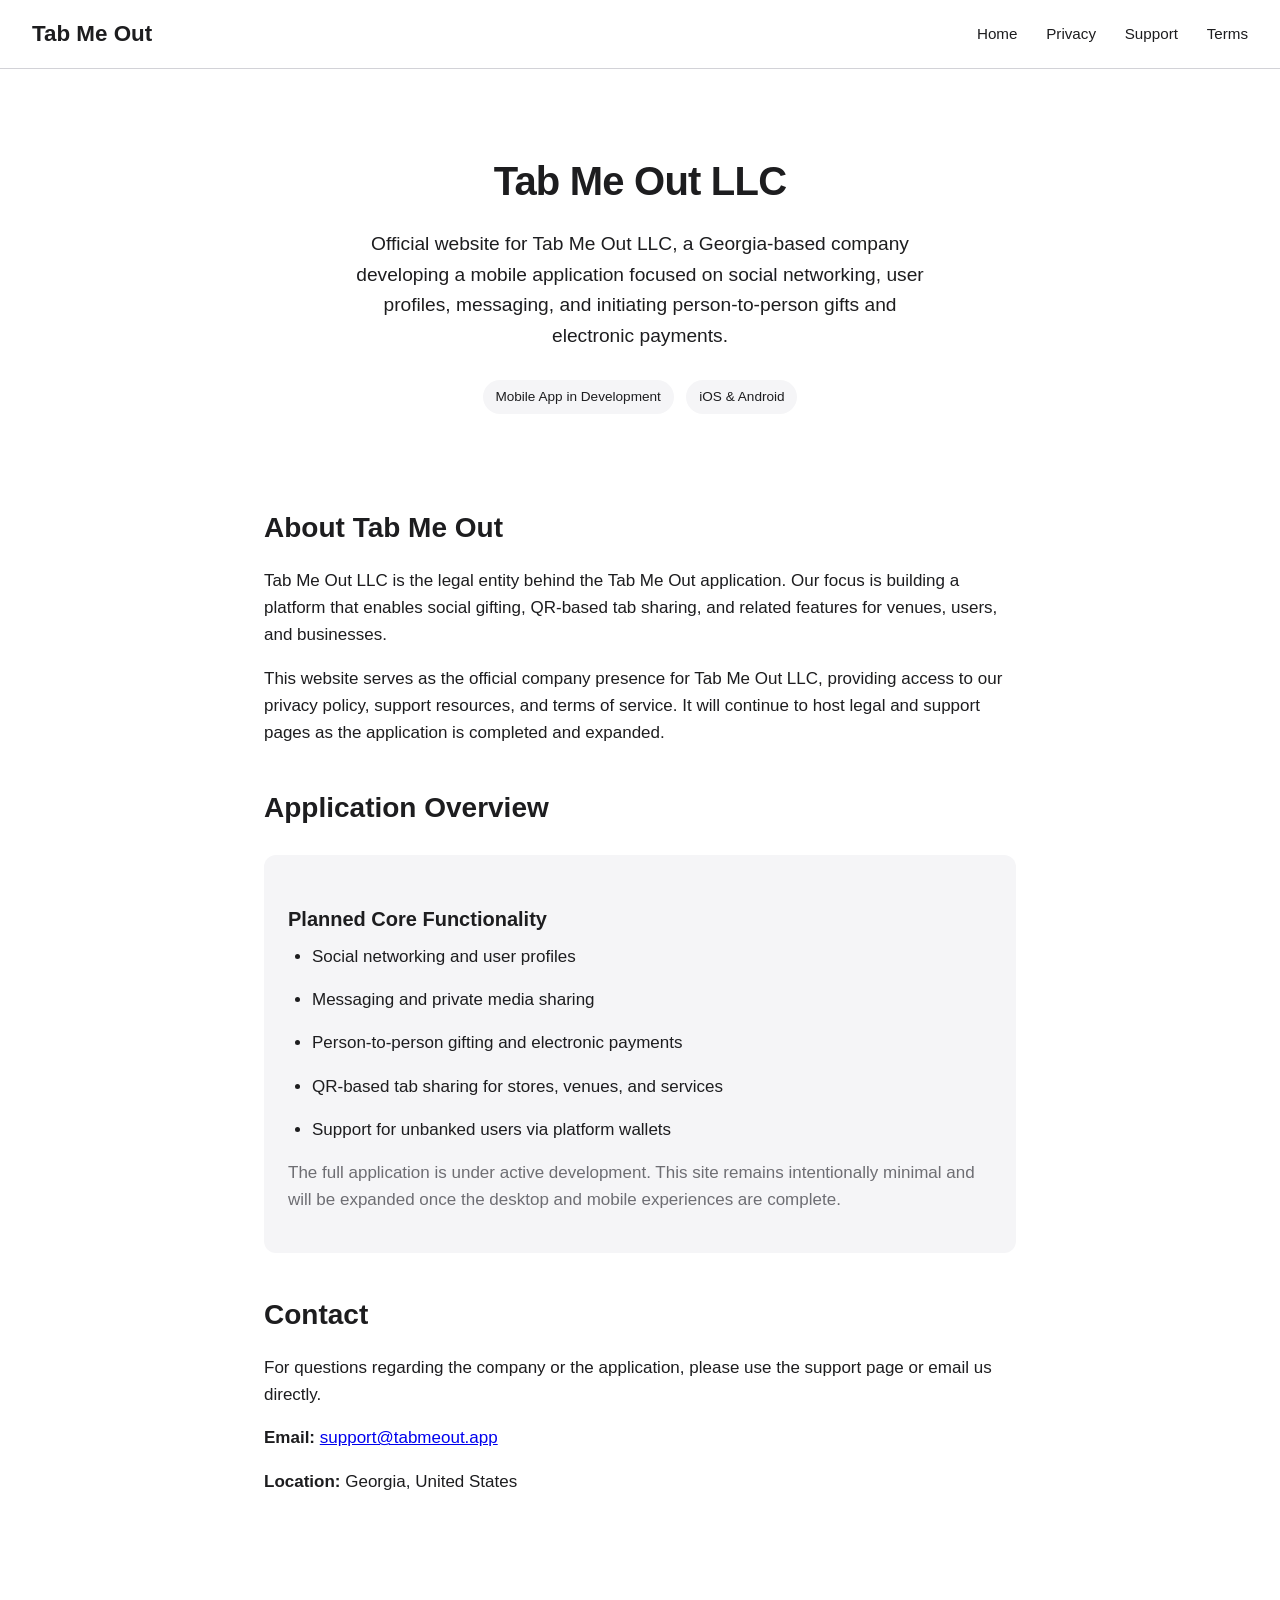
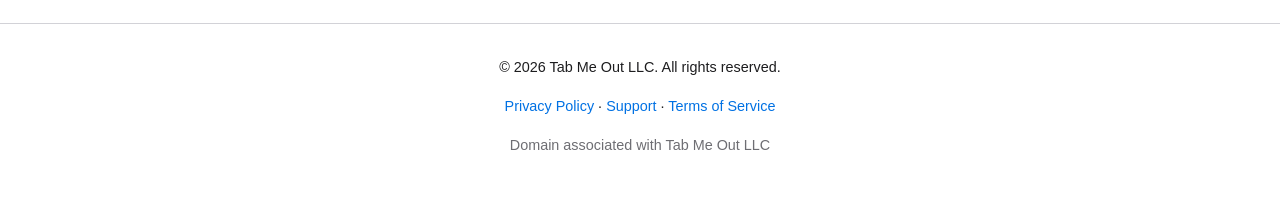
<file: index.html>
<!DOCTYPE html>
<html lang="en">
<head>
  <meta charset="UTF-8">
  <meta name="viewport" content="width=device-width, initial-scale=1.0">
  <title>Tab Me Out LLC – Official Website</title>
  <meta name="description" content="Official website of Tab Me Out LLC. Developer of the Tab Me Out mobile application for social networking, messaging, and person-to-person gifting and payments.">
  <link rel="stylesheet" href="style.css">
</head>
<body>
  <header>
    <a href="index.html" class="logo">Tab Me Out</a>
    <nav>
      <a href="index.html">Home</a>
      <a href="privacy-policy.html">Privacy</a>
      <a href="support.html">Support</a>
      <a href="terms.html">Terms</a>
    </nav>
  </header>

  <main>
    <section class="hero">
      <h1>Tab Me Out LLC</h1>
      <p>Official website for Tab Me Out LLC, a Georgia-based company developing a mobile application focused on social networking, user profiles, messaging, and initiating person-to-person gifts and electronic payments.</p>
      <div style="margin-top: 1.5rem;">
        <span class="badge">Mobile App in Development</span>
        <span class="badge">iOS & Android</span>
      </div>
    </section>

    <section>
      <h2>About Tab Me Out</h2>
      <p>Tab Me Out LLC is the legal entity behind the Tab Me Out application. Our focus is building a platform that enables social gifting, QR-based tab sharing, and related features for venues, users, and businesses.</p>
      <p>This website serves as the official company presence for Tab Me Out LLC, providing access to our privacy policy, support resources, and terms of service. It will continue to host legal and support pages as the application is completed and expanded.</p>
    </section>

    <section>
      <h2>Application Overview</h2>
      <div class="card">
        <h3>Planned Core Functionality</h3>
        <ul>
          <li>Social networking and user profiles</li>
          <li>Messaging and private media sharing</li>
          <li>Person-to-person gifting and electronic payments</li>
          <li>QR-based tab sharing for stores, venues, and services</li>
          <li>Support for unbanked users via platform wallets</li>
        </ul>
        <p class="muted" style="margin-top: 1rem;">The full application is under active development. This site remains intentionally minimal and will be expanded once the desktop and mobile experiences are complete.</p>
      </div>
    </section>

    <section>
      <h2>Contact</h2>
      <p>For questions regarding the company or the application, please use the support page or email us directly.</p>
      <p><strong>Email:</strong> <a href="mailto:support@tabmeout.app">support@tabmeout.app</a></p>
      <p><strong>Location:</strong> Georgia, United States</p>
    </section>
  </main>

  <footer>
    <p>&copy; 2026 Tab Me Out LLC. All rights reserved.</p>
    <p><a href="privacy-policy.html">Privacy Policy</a> · <a href="support.html">Support</a> · <a href="terms.html">Terms of Service</a></p>
    <p class="muted">Domain associated with Tab Me Out LLC</p>
  </footer>
</body>
</html>
</file>
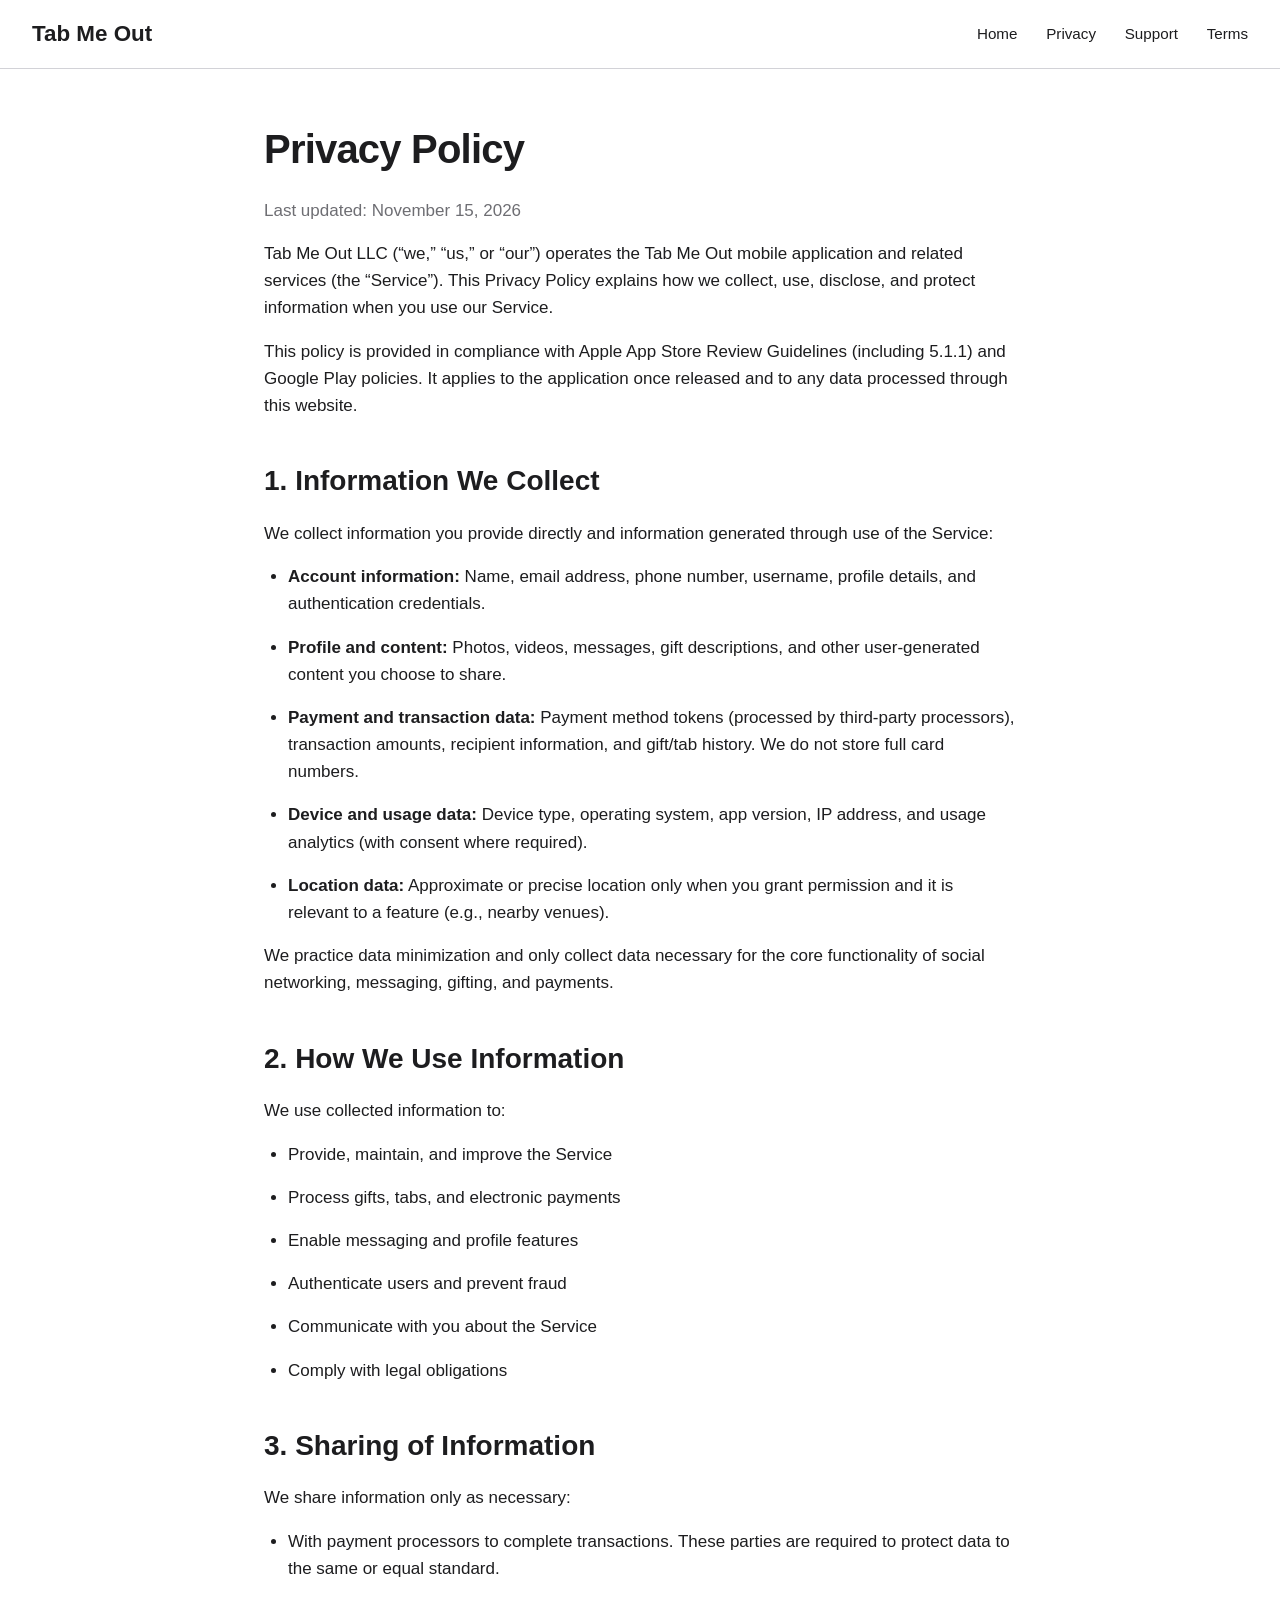
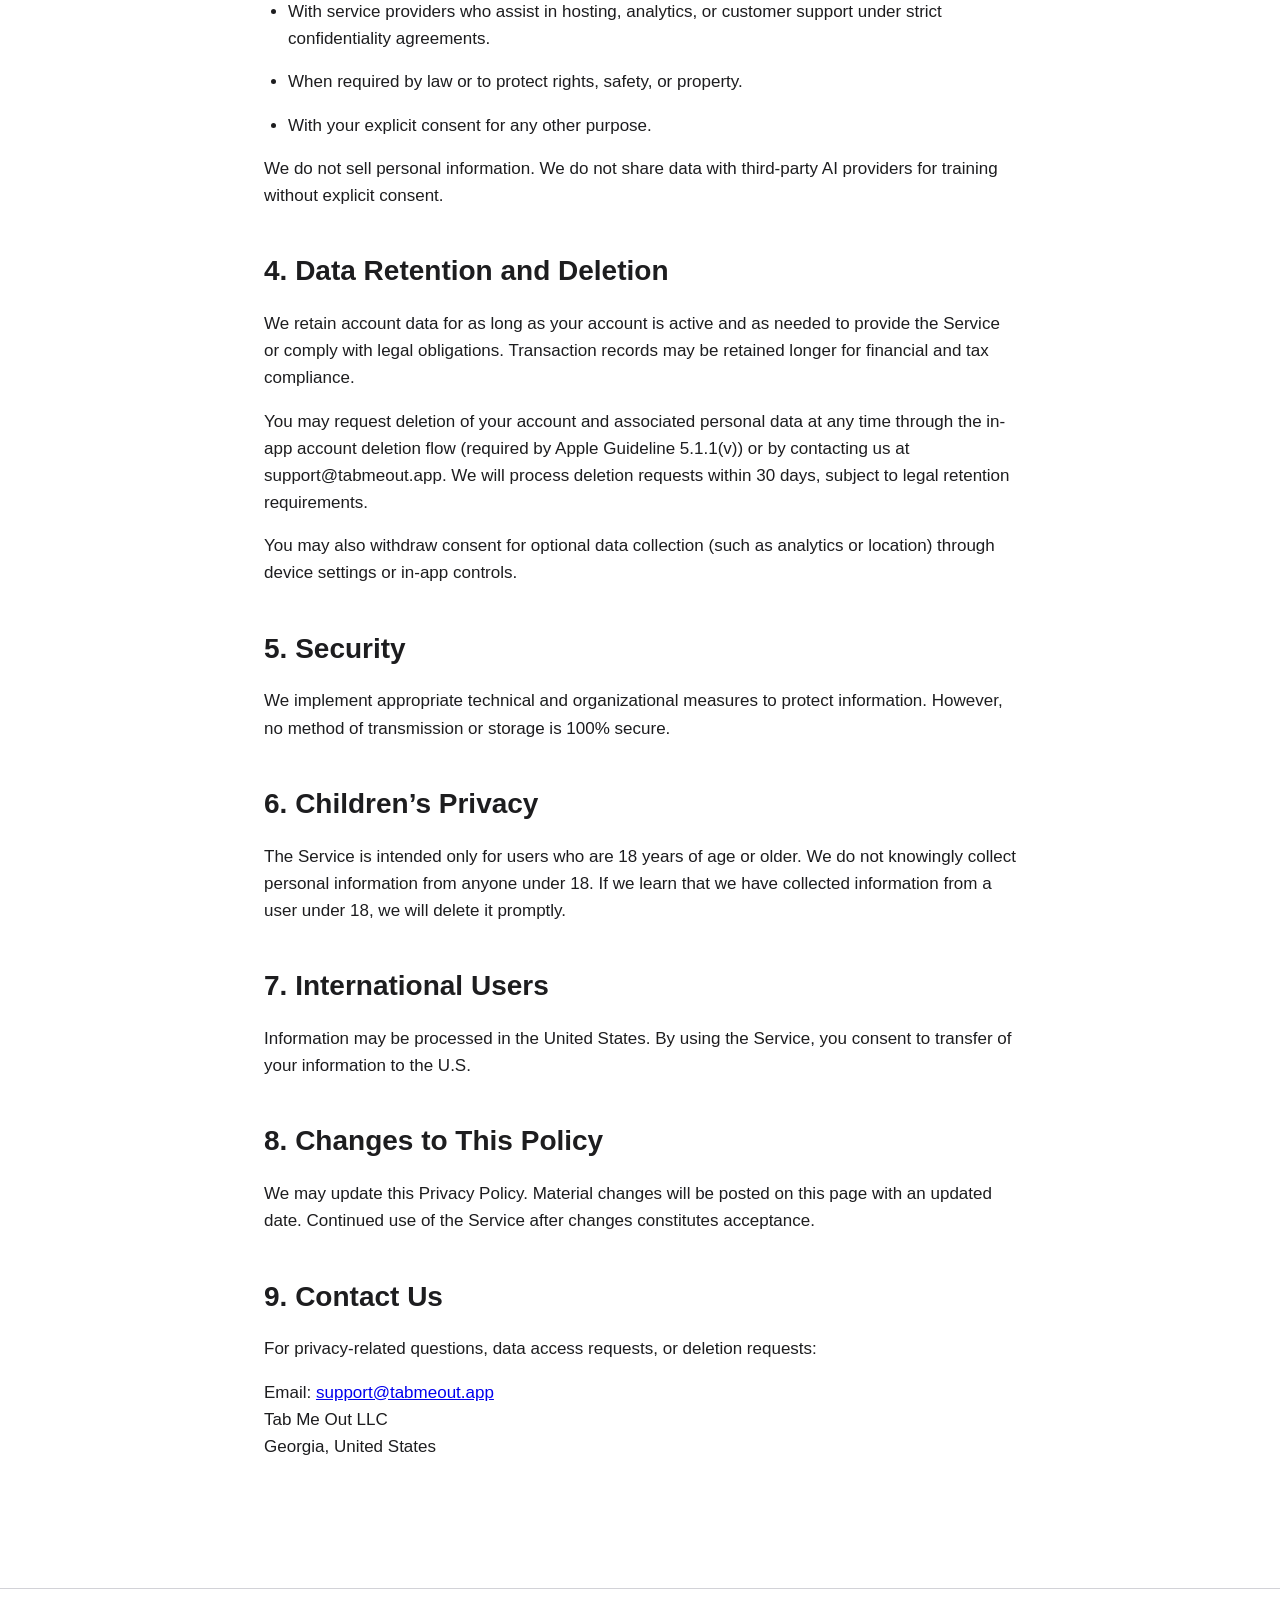
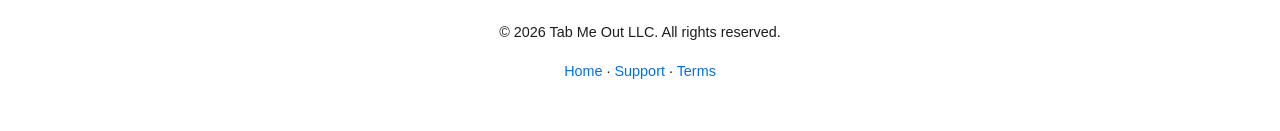
<file: privacy-policy.html>
<!DOCTYPE html>
<html lang="en">
<head>
  <meta charset="UTF-8">
  <meta name="viewport" content="width=device-width, initial-scale=1.0">
  <title>Privacy Policy – Tab Me Out LLC</title>
  <link rel="stylesheet" href="style.css">
</head>
<body>
  <header>
    <a href="index.html" class="logo">Tab Me Out</a>
    <nav>
      <a href="index.html">Home</a>
      <a href="privacy-policy.html">Privacy</a>
      <a href="support.html">Support</a>
      <a href="terms.html">Terms</a>
    </nav>
  </header>

  <main>
    <h1>Privacy Policy</h1>
    <p class="muted">Last updated: November 15, 2026</p>
    <p>Tab Me Out LLC (“we,” “us,” or “our”) operates the Tab Me Out mobile application and related services (the “Service”). This Privacy Policy explains how we collect, use, disclose, and protect information when you use our Service.</p>
    <p>This policy is provided in compliance with Apple App Store Review Guidelines (including 5.1.1) and Google Play policies. It applies to the application once released and to any data processed through this website.</p>

    <h2>1. Information We Collect</h2>
    <p>We collect information you provide directly and information generated through use of the Service:</p>
    <ul>
      <li><strong>Account information:</strong> Name, email address, phone number, username, profile details, and authentication credentials.</li>
      <li><strong>Profile and content:</strong> Photos, videos, messages, gift descriptions, and other user-generated content you choose to share.</li>
      <li><strong>Payment and transaction data:</strong> Payment method tokens (processed by third-party processors), transaction amounts, recipient information, and gift/tab history. We do not store full card numbers.</li>
      <li><strong>Device and usage data:</strong> Device type, operating system, app version, IP address, and usage analytics (with consent where required).</li>
      <li><strong>Location data:</strong> Approximate or precise location only when you grant permission and it is relevant to a feature (e.g., nearby venues).</li>
    </ul>
    <p>We practice data minimization and only collect data necessary for the core functionality of social networking, messaging, gifting, and payments.</p>

    <h2>2. How We Use Information</h2>
    <p>We use collected information to:</p>
    <ul>
      <li>Provide, maintain, and improve the Service</li>
      <li>Process gifts, tabs, and electronic payments</li>
      <li>Enable messaging and profile features</li>
      <li>Authenticate users and prevent fraud</li>
      <li>Communicate with you about the Service</li>
      <li>Comply with legal obligations</li>
    </ul>

    <h2>3. Sharing of Information</h2>
    <p>We share information only as necessary:</p>
    <ul>
      <li>With payment processors to complete transactions. These parties are required to protect data to the same or equal standard.</li>
      <li>With service providers who assist in hosting, analytics, or customer support under strict confidentiality agreements.</li>
      <li>When required by law or to protect rights, safety, or property.</li>
      <li>With your explicit consent for any other purpose.</li>
    </ul>
    <p>We do not sell personal information. We do not share data with third-party AI providers for training without explicit consent.</p>

    <h2>4. Data Retention and Deletion</h2>
    <p>We retain account data for as long as your account is active and as needed to provide the Service or comply with legal obligations. Transaction records may be retained longer for financial and tax compliance.</p>
    <p>You may request deletion of your account and associated personal data at any time through the in-app account deletion flow (required by Apple Guideline 5.1.1(v)) or by contacting us at support@tabmeout.app. We will process deletion requests within 30 days, subject to legal retention requirements.</p>
    <p>You may also withdraw consent for optional data collection (such as analytics or location) through device settings or in-app controls.</p>

    <h2>5. Security</h2>
    <p>We implement appropriate technical and organizational measures to protect information. However, no method of transmission or storage is 100% secure.</p>

    <h2>6. Children’s Privacy</h2>
    <p>The Service is intended only for users who are 18 years of age or older. We do not knowingly collect personal information from anyone under 18. If we learn that we have collected information from a user under 18, we will delete it promptly.</p>

    <h2>7. International Users</h2>
    <p>Information may be processed in the United States. By using the Service, you consent to transfer of your information to the U.S.</p>

    <h2>8. Changes to This Policy</h2>
    <p>We may update this Privacy Policy. Material changes will be posted on this page with an updated date. Continued use of the Service after changes constitutes acceptance.</p>

    <h2>9. Contact Us</h2>
    <p>For privacy-related questions, data access requests, or deletion requests:</p>
    <p>Email: <a href="mailto:support@tabmeout.app">support@tabmeout.app</a><br>
    Tab Me Out LLC<br>
    Georgia, United States</p>
  </main>

  <footer>
    <p>&copy; 2026 Tab Me Out LLC. All rights reserved.</p>
    <p><a href="index.html">Home</a> · <a href="support.html">Support</a> · <a href="terms.html">Terms</a></p>
  </footer>
</body>
</html>
</file>
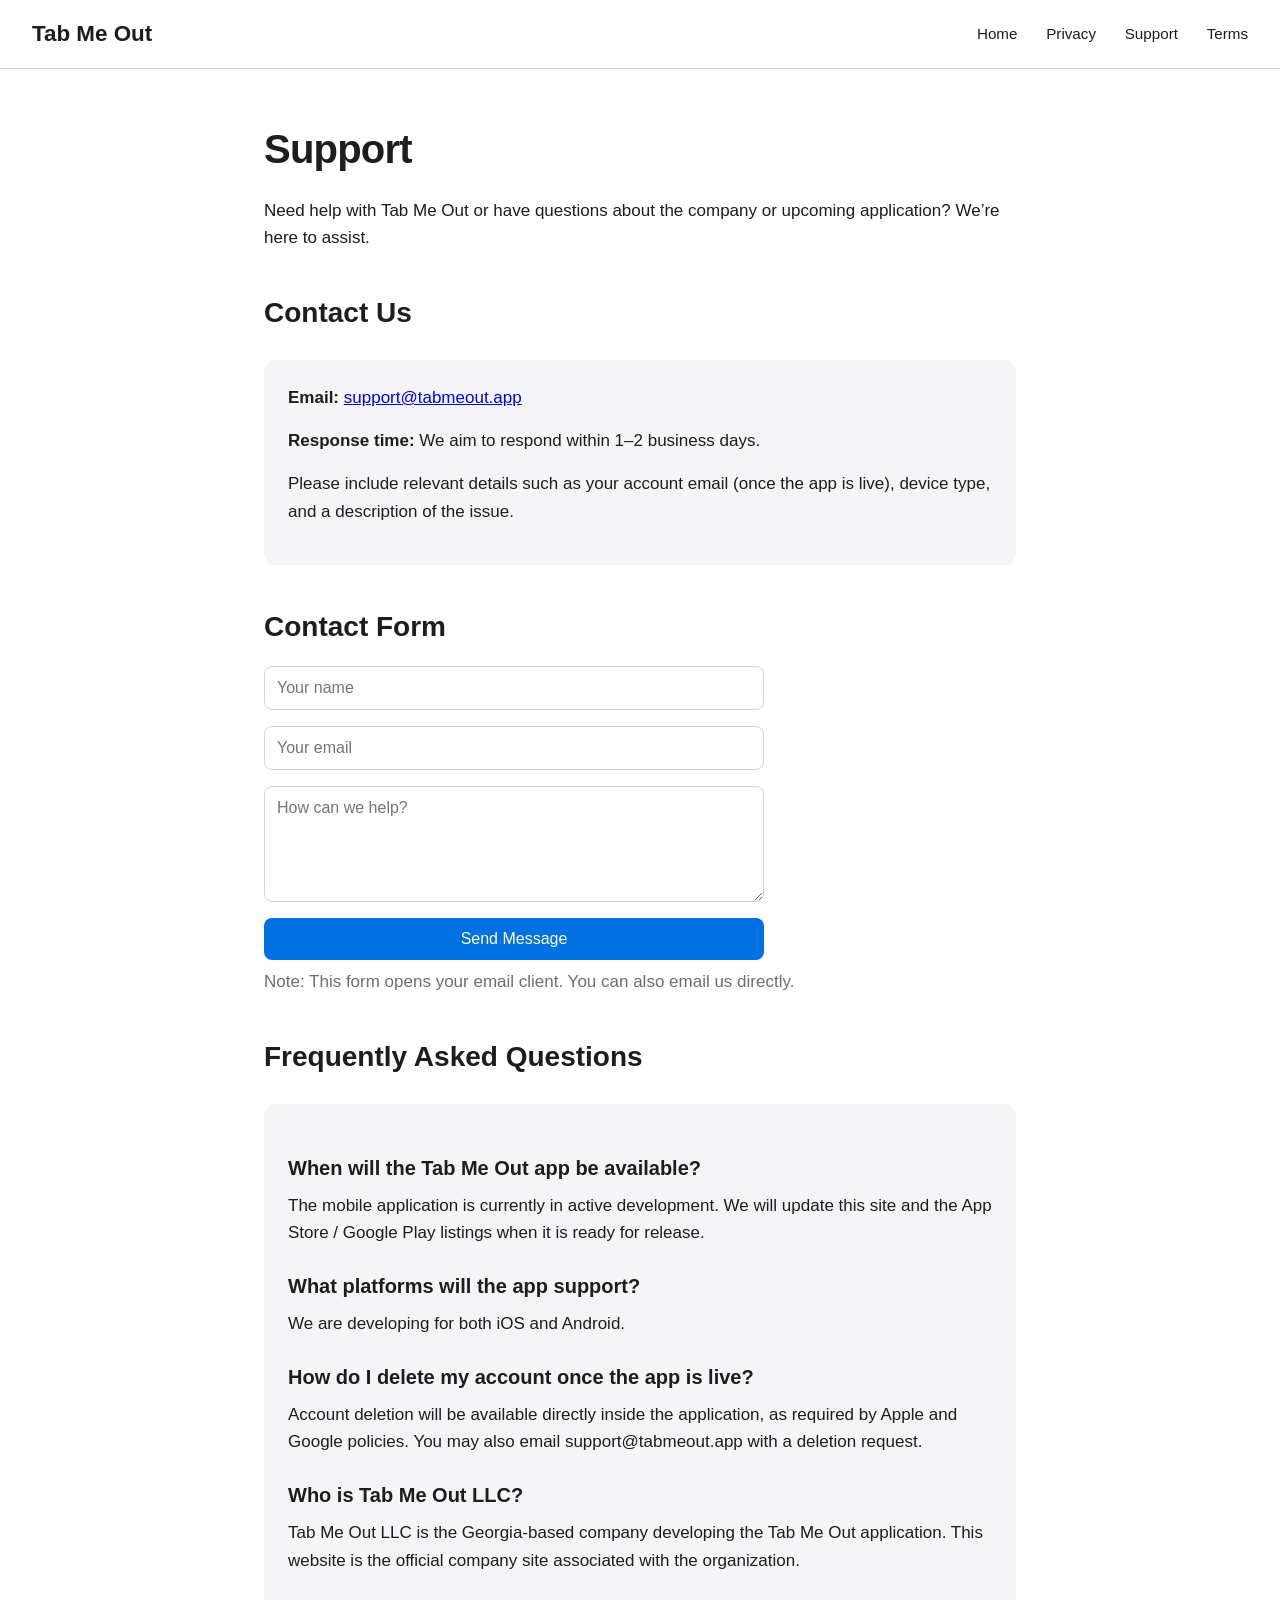
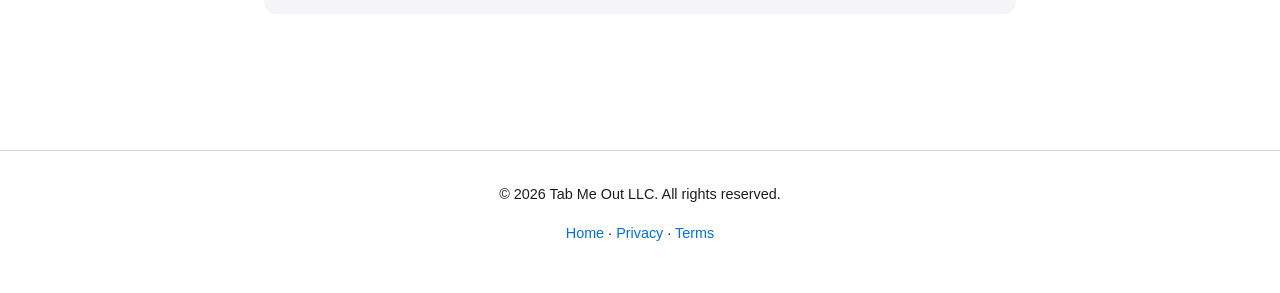
<file: support.html>
<!DOCTYPE html>
<html lang="en">
<head>
  <meta charset="UTF-8">
  <meta name="viewport" content="width=device-width, initial-scale=1.0">
  <title>Support – Tab Me Out LLC</title>
  <link rel="stylesheet" href="style.css">
</head>
<body>
  <header>
    <a href="index.html" class="logo">Tab Me Out</a>
    <nav>
      <a href="index.html">Home</a>
      <a href="privacy-policy.html">Privacy</a>
      <a href="support.html">Support</a>
      <a href="terms.html">Terms</a>
    </nav>
  </header>

  <main>
    <h1>Support</h1>
    <p>Need help with Tab Me Out or have questions about the company or upcoming application? We’re here to assist.</p>

    <h2>Contact Us</h2>
    <div class="card">
      <p><strong>Email:</strong> <a href="mailto:support@tabmeout.app">support@tabmeout.app</a></p>
      <p><strong>Response time:</strong> We aim to respond within 1–2 business days.</p>
      <p>Please include relevant details such as your account email (once the app is live), device type, and a description of the issue.</p>
    </div>

    <h2>Contact Form</h2>
    <form action="mailto:support@tabmeout.app" method="post" enctype="text/plain">
      <input type="text" name="name" placeholder="Your name" required>
      <input type="email" name="email" placeholder="Your email" required>
      <textarea name="message" rows="5" placeholder="How can we help?" required></textarea>
      <button type="submit">Send Message</button>
    </form>
    <p class="muted" style="margin-top: 0.5rem;">Note: This form opens your email client. You can also email us directly.</p>

    <h2>Frequently Asked Questions</h2>
    <div class="card">
      <h3>When will the Tab Me Out app be available?</h3>
      <p>The mobile application is currently in active development. We will update this site and the App Store / Google Play listings when it is ready for release.</p>

      <h3>What platforms will the app support?</h3>
      <p>We are developing for both iOS and Android.</p>

      <h3>How do I delete my account once the app is live?</h3>
      <p>Account deletion will be available directly inside the application, as required by Apple and Google policies. You may also email support@tabmeout.app with a deletion request.</p>

      <h3>Who is Tab Me Out LLC?</h3>
      <p>Tab Me Out LLC is the Georgia-based company developing the Tab Me Out application. This website is the official company site associated with the organization.</p>
    </div>

  </main>

  <footer>
    <p>&copy; 2026 Tab Me Out LLC. All rights reserved.</p>
    <p><a href="index.html">Home</a> · <a href="privacy-policy.html">Privacy</a> · <a href="terms.html">Terms</a></p>
  </footer>
</body>
</html>
</file>
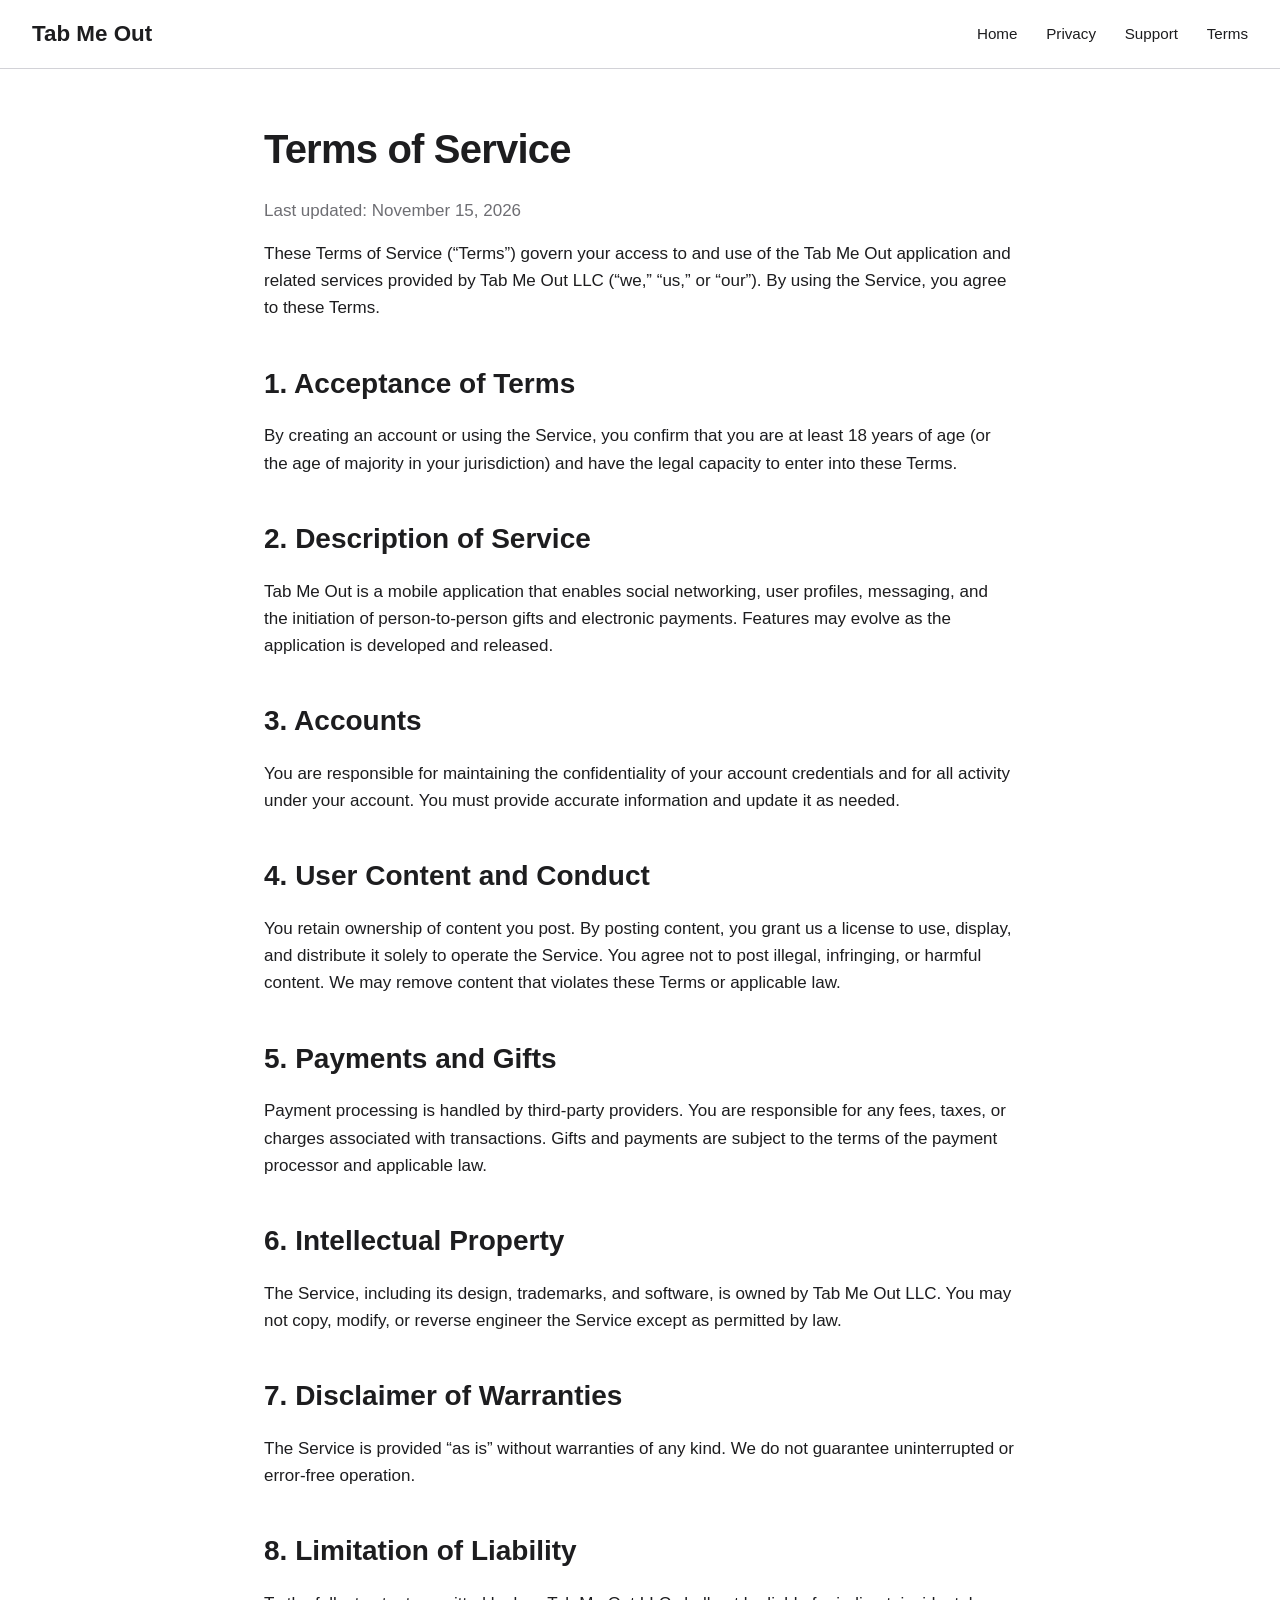
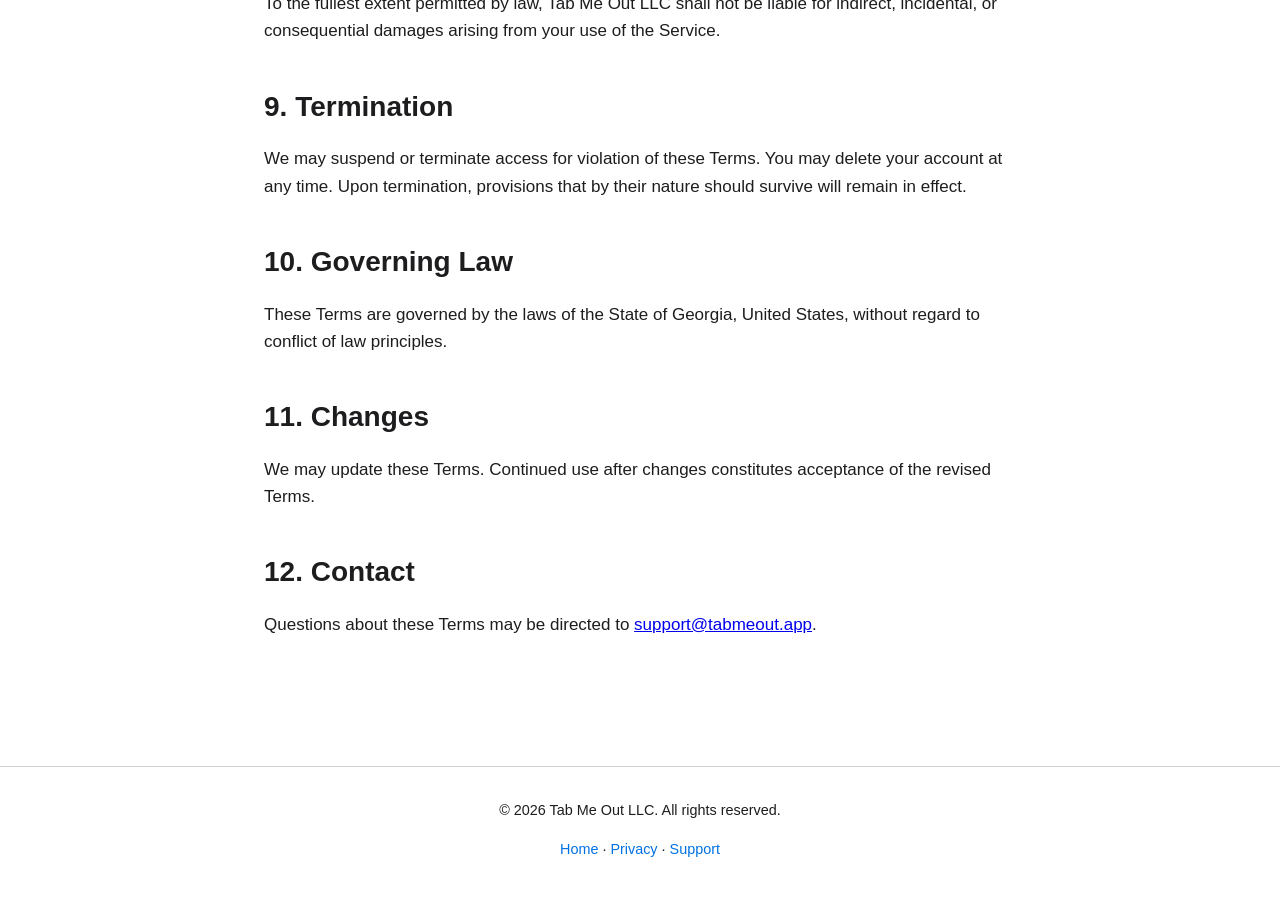
<file: terms.html>
<!DOCTYPE html>
<html lang="en">
<head>
  <meta charset="UTF-8">
  <meta name="viewport" content="width=device-width, initial-scale=1.0">
  <title>Terms of Service – Tab Me Out LLC</title>
  <link rel="stylesheet" href="style.css">
</head>
<body>
  <header>
    <a href="index.html" class="logo">Tab Me Out</a>
    <nav>
      <a href="index.html">Home</a>
      <a href="privacy-policy.html">Privacy</a>
      <a href="support.html">Support</a>
      <a href="terms.html">Terms</a>
    </nav>
  </header>

  <main>
    <h1>Terms of Service</h1>
    <p class="muted">Last updated: November 15, 2026</p>
    <p>These Terms of Service (“Terms”) govern your access to and use of the Tab Me Out application and related services provided by Tab Me Out LLC (“we,” “us,” or “our”). By using the Service, you agree to these Terms.</p>

    <h2>1. Acceptance of Terms</h2>
    <p>By creating an account or using the Service, you confirm that you are at least 18 years of age (or the age of majority in your jurisdiction) and have the legal capacity to enter into these Terms.</p>

    <h2>2. Description of Service</h2>
    <p>Tab Me Out is a mobile application that enables social networking, user profiles, messaging, and the initiation of person-to-person gifts and electronic payments. Features may evolve as the application is developed and released.</p>

    <h2>3. Accounts</h2>
    <p>You are responsible for maintaining the confidentiality of your account credentials and for all activity under your account. You must provide accurate information and update it as needed.</p>

    <h2>4. User Content and Conduct</h2>
    <p>You retain ownership of content you post. By posting content, you grant us a license to use, display, and distribute it solely to operate the Service. You agree not to post illegal, infringing, or harmful content. We may remove content that violates these Terms or applicable law.</p>

    <h2>5. Payments and Gifts</h2>
    <p>Payment processing is handled by third-party providers. You are responsible for any fees, taxes, or charges associated with transactions. Gifts and payments are subject to the terms of the payment processor and applicable law.</p>

    <h2>6. Intellectual Property</h2>
    <p>The Service, including its design, trademarks, and software, is owned by Tab Me Out LLC. You may not copy, modify, or reverse engineer the Service except as permitted by law.</p>

    <h2>7. Disclaimer of Warranties</h2>
    <p>The Service is provided “as is” without warranties of any kind. We do not guarantee uninterrupted or error-free operation.</p>

    <h2>8. Limitation of Liability</h2>
    <p>To the fullest extent permitted by law, Tab Me Out LLC shall not be liable for indirect, incidental, or consequential damages arising from your use of the Service.</p>

    <h2>9. Termination</h2>
    <p>We may suspend or terminate access for violation of these Terms. You may delete your account at any time. Upon termination, provisions that by their nature should survive will remain in effect.</p>

    <h2>10. Governing Law</h2>
    <p>These Terms are governed by the laws of the State of Georgia, United States, without regard to conflict of law principles.</p>

    <h2>11. Changes</h2>
    <p>We may update these Terms. Continued use after changes constitutes acceptance of the revised Terms.</p>

    <h2>12. Contact</h2>
    <p>Questions about these Terms may be directed to <a href="mailto:support@tabmeout.app">support@tabmeout.app</a>.</p>
  </main>

  <footer>
    <p>&copy; 2026 Tab Me Out LLC. All rights reserved.</p>
    <p><a href="index.html">Home</a> · <a href="privacy-policy.html">Privacy</a> · <a href="support.html">Support</a></p>
  </footer>
</body>
</html>
</file>
<file: style.css>
/* Tab Me Out – Minimal Official Site */
:root {
  --bg: #ffffff;
  --text: #1d1d1f;
  --muted: #6e6e73;
  --accent: #0071e3;
  --border: #d2d2d7;
  --card: #f5f5f7;
}

* { box-sizing: border-box; margin: 0; padding: 0; }

body {
  font-family: -apple-system, BlinkMacSystemFont, "Segoe UI", Roboto, Helvetica, Arial, sans-serif;
  background: var(--bg);
  color: var(--text);
  line-height: 1.6;
  font-size: 17px;
}

header {
  border-bottom: 1px solid var(--border);
  padding: 1rem 2rem;
  display: flex;
  justify-content: space-between;
  align-items: center;
  background: #fff;
  position: sticky;
  top: 0;
  z-index: 10;
}

.logo {
  font-weight: 600;
  font-size: 1.4rem;
  color: var(--text);
  text-decoration: none;
}

nav a {
  margin-left: 1.5rem;
  color: var(--text);
  text-decoration: none;
  font-size: 0.95rem;
}

nav a:hover { color: var(--accent); }

main { max-width: 800px; margin: 0 auto; padding: 3rem 1.5rem; }

h1 { font-size: 2.5rem; font-weight: 600; margin-bottom: 1rem; letter-spacing: -0.02em; }
h2 { font-size: 1.75rem; margin: 2.5rem 0 1rem; font-weight: 600; }
h3 { font-size: 1.25rem; margin: 1.5rem 0 0.5rem; }

p, li { margin-bottom: 1rem; color: var(--text); }
.muted { color: var(--muted); }

.hero { text-align: center; padding: 2rem 0 3rem; }
.hero p { font-size: 1.2rem; max-width: 600px; margin: 1rem auto; }

.card {
  background: var(--card);
  border-radius: 12px;
  padding: 1.5rem;
  margin: 1.5rem 0;
}

ul { padding-left: 1.5rem; }

footer {
  border-top: 1px solid var(--border);
  padding: 2rem;
  text-align: center;
  color: var(--muted);
  font-size: 0.9rem;
  margin-top: 4rem;
}

footer a { color: var(--accent); text-decoration: none; }

form { display: flex; flex-direction: column; gap: 1rem; max-width: 500px; }
input, textarea, button {
  padding: 0.75rem;
  border: 1px solid var(--border);
  border-radius: 8px;
  font-size: 1rem;
  font-family: inherit;
}
button {
  background: var(--accent);
  color: white;
  border: none;
  cursor: pointer;
  font-weight: 500;
}
button:hover { opacity: 0.9; }

.badge {
  display: inline-block;
  background: var(--card);
  padding: 0.4rem 0.8rem;
  border-radius: 20px;
  font-size: 0.85rem;
  margin: 0.25rem;
}

@media (max-width: 600px) {
  header { flex-direction: column; gap: 0.5rem; }
  nav a { margin: 0 0.5rem; }
  h1 { font-size: 2rem; }
  main { padding: 2rem 1rem; }
}
</file>
